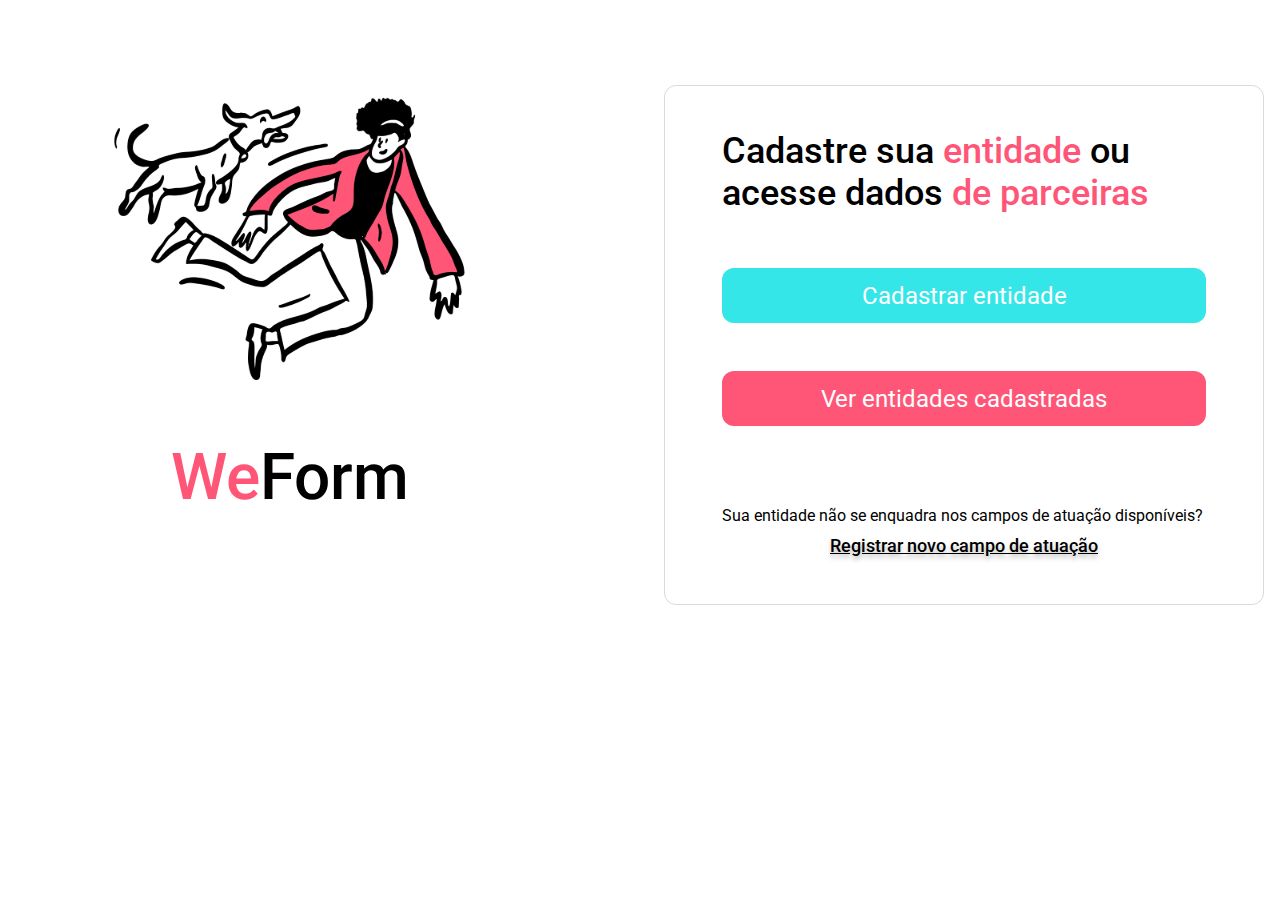
<file: index.html>
<!DOCTYPE html>
<html lang="pt-br">
<head>
    <meta charset="UTF-8">
    <meta name="viewport" content="width=device-width, initial-scale=1.0">
    <title>Home</title>
    <link rel="stylesheet" href="styles.css">

    <link rel="preconnect" href="https://fonts.googleapis.com">
    <link rel="preconnect" href="https://fonts.gstatic.com" crossorigin>
    <link href="https://fonts.googleapis.com/css2?family=Roboto:wght@100;300;400;500;700&display=swap" rel="stylesheet">

    <link rel="stylesheet" href="assets/fontawesome-free-6.4.2-web/css/all.css">
</head>
<body>
    <div class="content">
        <aside>
            <img src="assets/hero.svg" alt="">
            <h1><span>We</span> Form</h1>
        </aside>

        <main>
            <h2>Cadastre sua <span>entidade</span> ou acesse dados <span>de parceiras</span></h2>

            <div class="actions">
                <a href="cadastro-entidade.html">Cadastrar entidade</a>
                <a href="#">Ver entidades cadastradas</a>
            </div>

            
            <footer>
                <p>Sua entidade não se enquadra nos campos de atuação disponíveis?</p>
                <a href="#">Registrar novo campo de atuação</a>
            </footer>
        </main>

    </div>
</body>
</html>
</file>
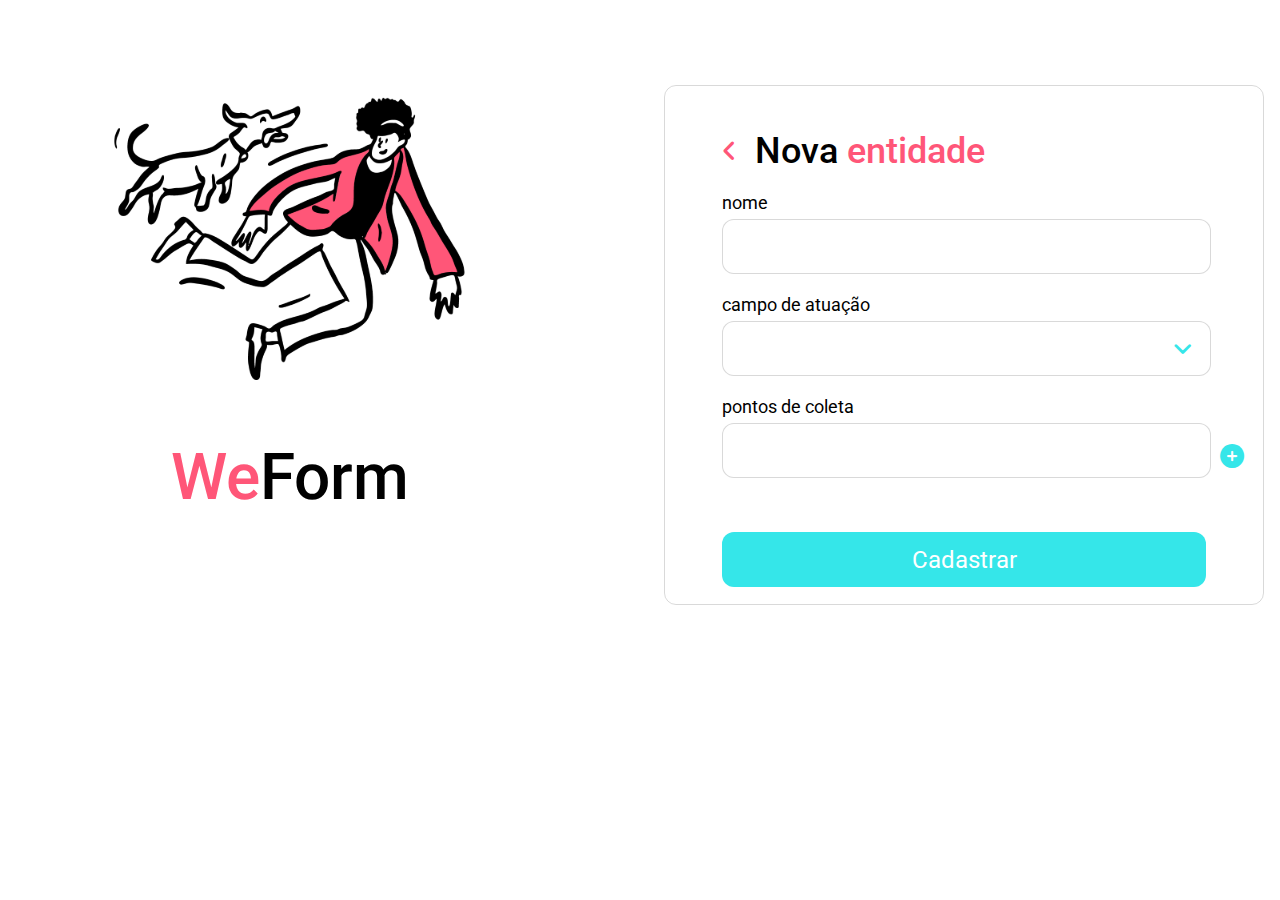
<file: cadastro-entidade.html>
<!DOCTYPE html>
<html lang="pt-br">
<head>
    <meta charset="UTF-8">
    <meta name="viewport" content="width=device-width, initial-scale=1.0">
    <title>Cadastro de Entidade</title>
    <link rel="stylesheet" href="styles.css">

    <link rel="preconnect" href="https://fonts.googleapis.com">
    <link rel="preconnect" href="https://fonts.gstatic.com" crossorigin>
    <link href="https://fonts.googleapis.com/css2?family=Roboto:wght@100;300;400;500;700&display=swap" rel="stylesheet">

    <link rel="stylesheet" href="assets/fontawesome-free-6.4.2-web/css/all.css">
</head>
<body>
    <div class="content">
        <aside>
            <img src="assets/hero.svg" alt="">
           <h1><span>We</span> Form</h1>
        </aside>

        <main>
            <header>
                <a href="index.html">
                    <i class="fa-solid fa-angle-left"></i>
                </a>

                <h2>Nova <span>entidade</span></h2>
            </header>

            <form>
                <label for="input-name">nome</label>
                <input type="text" id="input-name">

                <label for="input-field">campo de atuação</label>
                <div class="select-div">
                    <select id="input-field">
                        <option value="" data-default disabled selected></option>
                        <option value="abrigo">abrigo de animais</option>
                        <option value="alimentacao">centro de alimentação</option>
                    </select>
                </div>
                
                <div class="points">
                    <label for="points">pontos de coleta</label> 
                    <input type="text" id="points">
                    <button>
                        <i class="fa-solid fa-circle-plus"></i>
                    </button>
                </div>
            </form>

            <div class="actions">
                <a href="#">Cadastrar</a>
            </div>

        </main>

    </div>
</body>
</html>
</file>
<file: styles.css>
* {
    margin: 0;
    padding: 0;
    box-sizing: border-box;
}

:root {
    font-size: 62.5%;
    --default-border: 0.1rem solid rgba(0, 0, 0, 0.15);
    --default-border-radius: 1.2rem;
    --default-contrast-color: #FF5678;
    --default-secondary-color: #35E6E9;
}

body {
    font-family: Roboto, sans-serif;
    font-size: 1.4rem;
}

.content {
    display: grid;
    grid-template-areas: 
        ". . . . ."
        ". hero . form ."
        ". hero . form ."
        ". . . . ."    
    ;
    gap: 8.5rem;
}

main {
    grid-area: form;
}

aside {
    grid-area: hero;
}

aside h1 {
    font-size: 64px;
    font-weight: 500;
    line-height: 75px;
    display: flex;
    justify-content: center;
    margin-top: 4.8rem;
}

aside img {
    display: flex;
    justify-content: center;
}

aside h1 span, main h2 span {
    color: var(--default-contrast-color);
}

main {
    width: 60rem;
    height: 52rem;
    padding: 4.4rem 5.7rem;
    border: var(--default-border);
    border-radius: var(--default-border-radius);
    position: relative;
}

main h2 {
    max-width: 43rem;
    font-size: 3.6rem;
    font-weight: 500;
}

main .actions {
    display: flex;
    flex-flow: column wrap;
}

main .actions a{
    height: 5.5rem;
    background-color: var(--default-secondary-color);
    font-size: 2.4rem;
    border-radius: var(--default-border-radius);
    text-decoration: none;
    color: white;

    display: flex;
    justify-content: center;
    align-items: center;
    margin-top: 5.4rem;
}

main .actions a + a{
    background-color: var(--default-contrast-color);
    margin-top: 4.8rem;
}

main header {
    display: flex;
    align-items: center;
    gap: 1.8rem;
}

main header i {
    font-size: 2.4rem;
    color: var(--default-contrast-color);
}

main footer p {
    margin-top: 8rem;
    font-size: 1.6rem;
}

main footer a {
    margin-top: 1rem;
    font-size: 1.8rem;
    font-weight: 500;
    display: block;
    text-align: center;
    color: #000;
    text-shadow: 0 4px 4px #00000040;
}

main form {
    margin-top: 1.6rem;
}

main form label {
    font-size: 1.8rem;
    font-weight: 400;
    margin-bottom: 0.6rem;
    display: block;
    margin-top: 2rem;
}

main form :is(input, select) {
    width: 48.9rem;
    height: 5.5rem;
    background: #FFFFFF;
    border: var(--default-border);
    border-radius: var(--default-border-radius);
}

main form select {
    appearance: none;
}

main form .select-div {
    position: relative;
}

main form .select-div::after {
    top: 1.8rem;
    right: 1.4rem;
    font-size: 2.2rem;
    content: '\f107';
    font-family: 'Font Awesome 6 Free';
    font-weight: 600;
    position: absolute;
    z-index: 1;
    color: var(--default-secondary-color);
}

main form .points {
    position: relative;
}

main form .points input, main form input, main form .select-div select {
    padding: 1rem;
}

main form input + button {
    position: absolute;
    right: -3.8rem;
    top: calc(2.7rem + 2rem);
    color: var(--default-secondary-color);
    background-color: transparent;
    border: none;
    font-size: 2.4rem;
    cursor: pointer;
}
</file>
